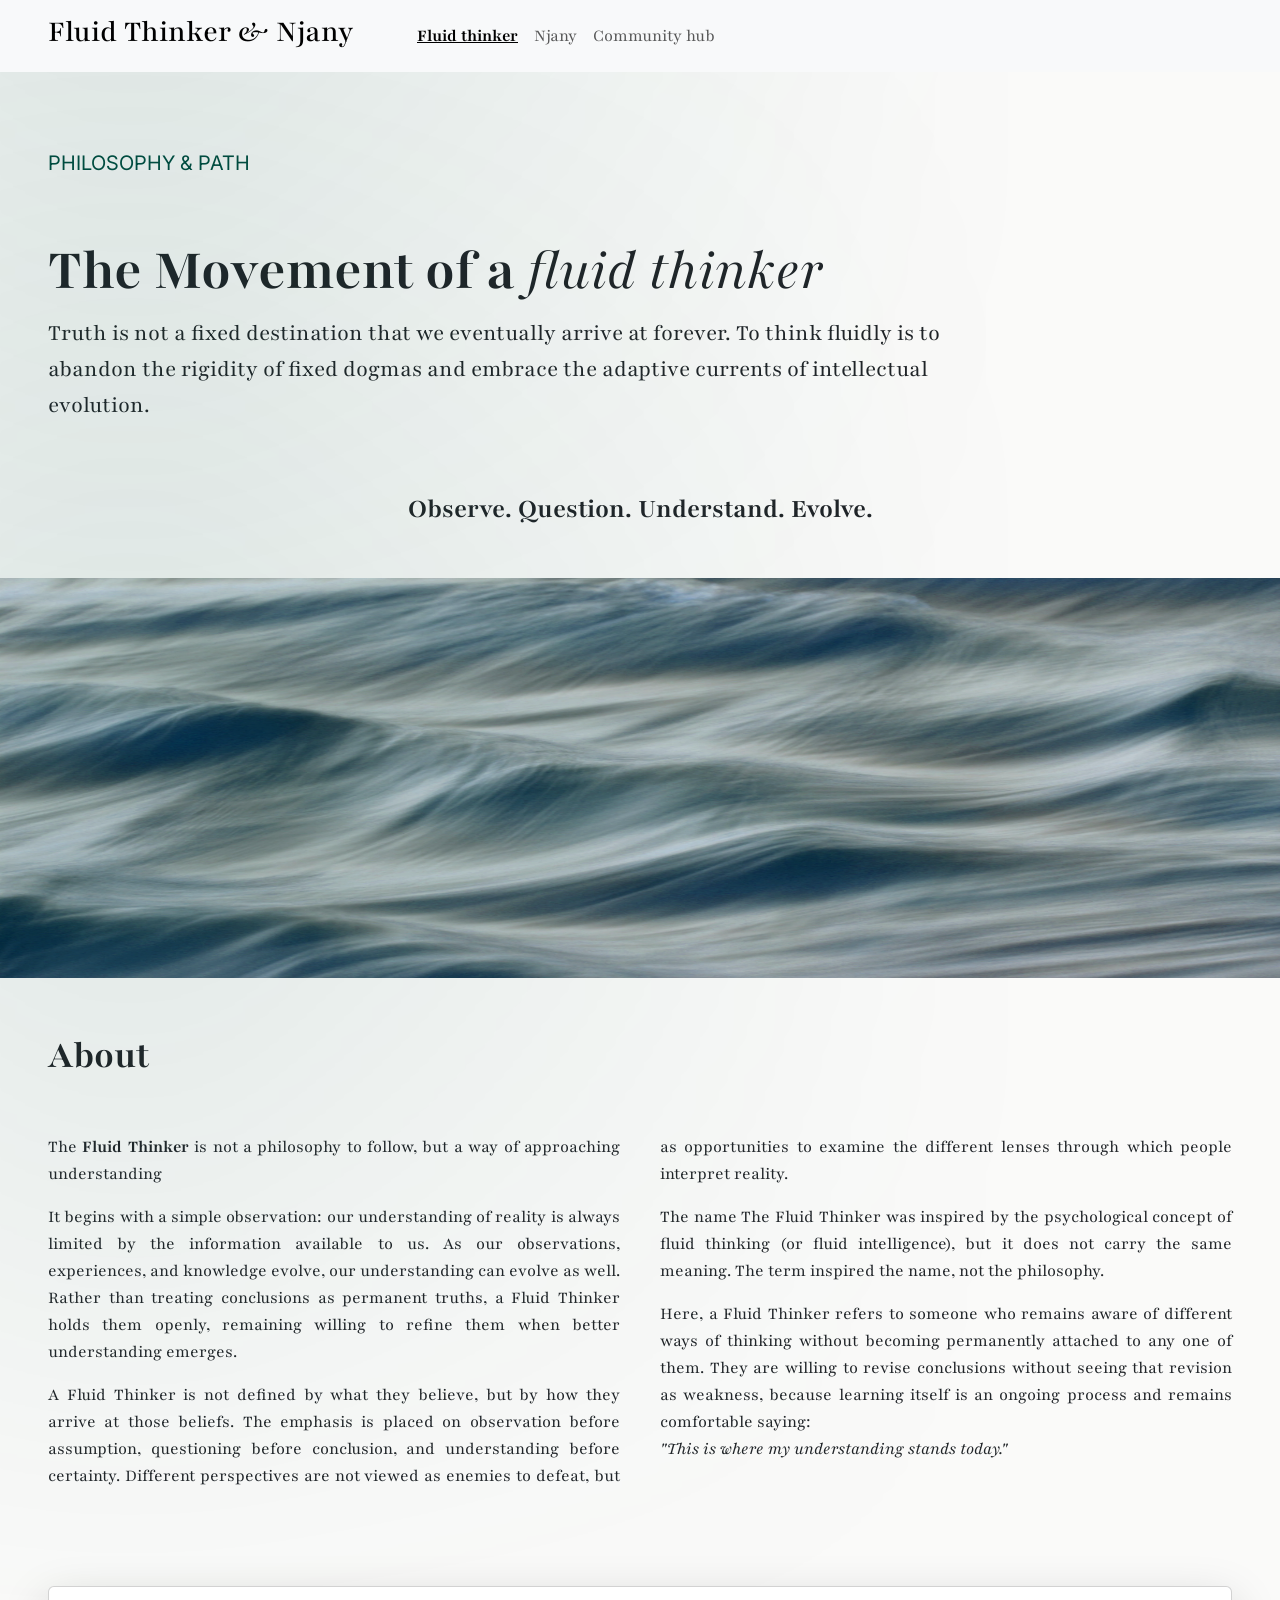
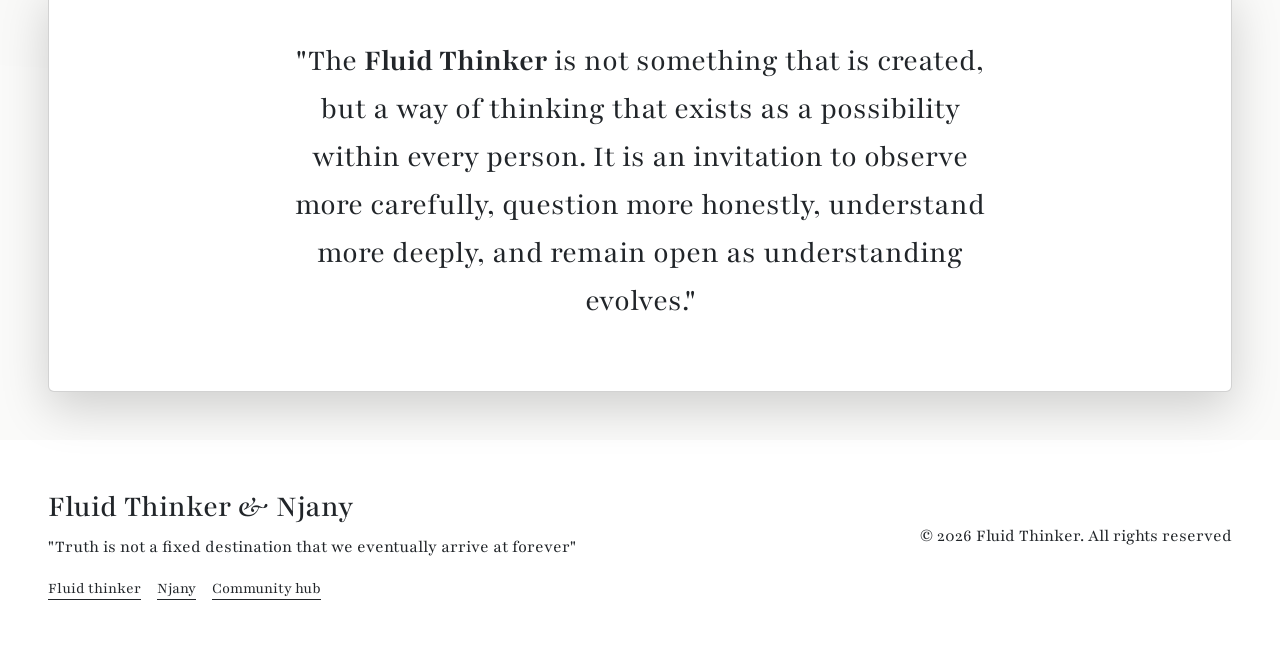
<file: index.html>
<!DOCTYPE html>
<html lang="en">
    <head>
        <meta charset="UTF-8">
        <meta name="viewport" content="width=device-width, initial-scale=1.0">
        <meta name="description" content="Official documentation for The Fluid Thinker—a philosophy of observation, questioning, understanding, and continuous refinement. Discover Njany and the project's guiding principles.">
        <meta name="keywords" content="Fluid Thinker, Njany, philosophy, observation, curiosity, understanding, critical thinking, documentation">
        <meta name="author" content="Fluid Thinker">
        <meta property="og:title" content="The Fluid Thinker | Official Documentation">
        <meta property="og:description" content="Explore the philosophy of The Fluid Thinker, learn about Njany, and discover the principles that guide this project.">
        <meta property="og:image" content="https://fluid-thinker.github.io/fluid-thinker-docs/public/og-img.jpg">
        <meta property="og:url" content="https://fluid-thinker.github.io/fluid-thinker-docs/">
        <meta property="og:type" content="website">
        <meta property="og:site_name" content="Fluid Thinker & Njany">
        <meta name="twitter:card" content="summary_large_image">
        <meta name="twitter:title" content="The Fluid Thinker | Official Documentation">
        <meta name="twitter:description" content="Explore the philosophy of The Fluid Thinker, learn about Njany, and discover the principles that guide this project.">
        <meta name="twitter:image" content="https://fluid-thinker.github.io/fluid-thinker-docs/public/njany3D.png">
        <link rel="shortcut icon" href="./public/favicon.png" type="image/x-icon">
        <link rel="canonical" href="https://fluid-thinker.github.io/fluid-thinker-docs/">
        <link rel="preconnect" href="https://fonts.googleapis.com">
        <link rel="preconnect" href="https://fonts.gstatic.com" crossorigin>
        <link href="https://fonts.googleapis.com/css2?family=Inter:ital,opsz,wght@0,14..32,100..900;1,14..32,100..900&family=Playfair:ital,opsz,wght@0,5..1200,300..900;1,5..1200,300..900&display=swap" rel="stylesheet">
        <title>The Fluid Thinker | Official Documentation</title>
        <link
            href="https://cdn.jsdelivr.net/npm/bootstrap@5.3.8/dist/css/bootstrap.min.css"
            rel="stylesheet"
            integrity="sha384-sRIl4kxILFvY47J16cr9ZwB07vP4J8+LH7qKQnuqkuIAvNWLzeN8tE5YBujZqJLB"
            crossorigin="anonymous"
        >
        <link rel="stylesheet" href="./style.css">
    </head>
    <body>
        <header>
            <nav class="navbar navbar-expand-lg bg-body-tertiary fixed-top d-flex align-items-center">
                <div class="container-fluid px-5">
                    <a class="navbar-brand" href="/fluid-thinker-docs/">
                        <h2>Fluid Thinker & Njany</h2>
                    </a>
                    <button
                        class="navbar-toggler"
                        type="button"
                        data-bs-toggle="collapse"
                        data-bs-target="#navbarNav"
                        aria-controls="navbarNav"
                        aria-expanded="false"
                        aria-label="Toggle navigation"
                    >
                        <span class="navbar-toggler-icon"></span>
                    </button>
                    <div class="collapse navbar-collapse" id="navbarNav">
                        <ul class="navbar-nav">
                            <li class="nav-item">
                                <a class="nav-link active" aria-current="page" href="/fluid-thinker-docs/">Fluid thinker</a>
                            </li>
                            <li class="nav-item">
                                <a class="nav-link" href="/fluid-thinker-docs/njany.html">Njany</a>
                            </li>
                            <li class="nav-item">
                                <a class="nav-link" href="/fluid-thinker-docs/community-hub.html">Community hub</a>
                            </li>
                        </ul>
                    </div>
                </div>
            </nav>
        </header>
        <main>
            <section class="p-5 d-flex flex-column position-relative">
                <div class="blur-effect"></div>
                <div class="sub-heading mb-5">philosophy & path</div>
                <div class="d-flex flex-column">
                    <div class="main-heading">
                        The Movement of a
                        <span style="font-weight: 300;">
                            <i>fluid thinker</i>
                        </span>
                    </div>
                    <p class="fs-4" style="max-width: 900px;">
                        Truth is not a fixed destination that we eventually arrive at forever. To think fluidly is to abandon the rigidity of fixed dogmas and embrace the adaptive currents of intellectual evolution.
                    </p>
                    <div class="fs-3 fw-bold mt-5 text-center">
                        Observe. Question. Understand. Evolve.
                    </div>
                </div>
            </section>
            <!--  -->
            <!--  -->
            <section>
                <img
                    src="./public/fluidy.webp"
                    style="width: 100%;"
                    height="400"
                    alt=""
                    srcset=""
                >
            </section>
            <!--  -->
            <!--  -->
            <section class="p-5 d-flex flex-column position-relative">
                <div class="blur-effect"></div>
                <div class="heading mb-5">About</div>
                <div id="about-text">
                    <p>
                        The
                        <b>Fluid Thinker</b>
                        is not a philosophy to follow, but a way of approaching understanding
                    </p>
                    <p>
                        It begins with a simple observation: our understanding of reality is always limited by the information available to us. As our observations, experiences, and knowledge evolve, our understanding can evolve as well. Rather than treating conclusions as permanent truths, a Fluid Thinker holds them openly, remaining willing to refine them when better understanding emerges.
                    </p>
                    <p>
                        A Fluid Thinker is not defined by what they believe, but by how they arrive at those beliefs. The emphasis is placed on observation before assumption, questioning before conclusion, and understanding before certainty. Different perspectives are not viewed as enemies to defeat, but as opportunities to examine the different lenses through which people interpret reality.
                    </p>
                    <p>
                        The name The Fluid Thinker was inspired by the psychological concept of fluid thinking (or fluid intelligence), but it does not carry the same meaning. The term inspired the name, not the philosophy.
                    </p>
                    <p>
                        Here, a Fluid Thinker refers to someone who remains aware of different ways of thinking without becoming permanently attached to any one of them. They are willing to revise conclusions without seeing that revision as weakness, because learning itself is an ongoing process and remains comfortable saying:
                        <br>
                        <span>
                            <i>"This is where my understanding stands today."</i>
                        </span>
                    </p>
                </div>
            </section>
            <!--  -->
            <!--  -->
            <section class="p-5">
                <div>
                    <div class="card d-flex align-items-center shadow-lg" style="padding: 50px;">
                        <p style="text-align: center; max-width: 700px;" class="fs-2">
                            "The <b>Fluid Thinker</b> is not something that is created, but a way of thinking that exists as a possibility within every person. It is an invitation to observe more carefully, question more honestly, understand more deeply, and remain open as understanding evolves."
                        </p>
                    </div>
                </div>
            </section>
            <!--  -->
            <!--  -->
        </main>
        <!--  -->
        <!--  -->
        <footer class="p-5">
            <div class="row d-flex align-items-center gap-5 gap-lg-0">
                <div class="col-lg-6 col-md-12 text-center text-lg-start">
                    <h2>Fluid Thinker & Njany</h2>
                    <p>"Truth is not a fixed destination that we eventually arrive at forever"</p>
                    <div class="d-flex gap-3 col-lg-6 col-md-12 justify-content-lg-start justify-content-md-center justify-content-sm-center">
                        <a class="link-offset-3 link-dark" aria-current="page" href="/fluid-thinker-docs/">Fluid thinker</a>
                        <a class="link-offset-3 link-dark" href="/fluid-thinker-docs/njany.html">Njany</a>
                        <a class="link-offset-3 link-dark" href="/fluid-thinker-docs/community-hub.html">Community hub</a>
                    </div>
                </div>
                <div class="d-flex gap-3 col-lg-6 col-md-12 justify-content-lg-end justify-content-md-center justify-content-sm-center">
                    <p>&copy; 2026 Fluid Thinker. All rights reserved</p>
                </div>
            </div>
        </footer>
        <!-- Bootstrap script -->
        <script src="https://cdn.jsdelivr.net/npm/bootstrap@5.3.8/dist/js/bootstrap.bundle.min.js" integrity="sha384-FKyoEForCGlyvwx9Hj09JcYn3nv7wiPVlz7YYwJrWVcXK/BmnVDxM+D2scQbITxI" crossorigin="anonymous"></script>
    </body>
</html>
</file>
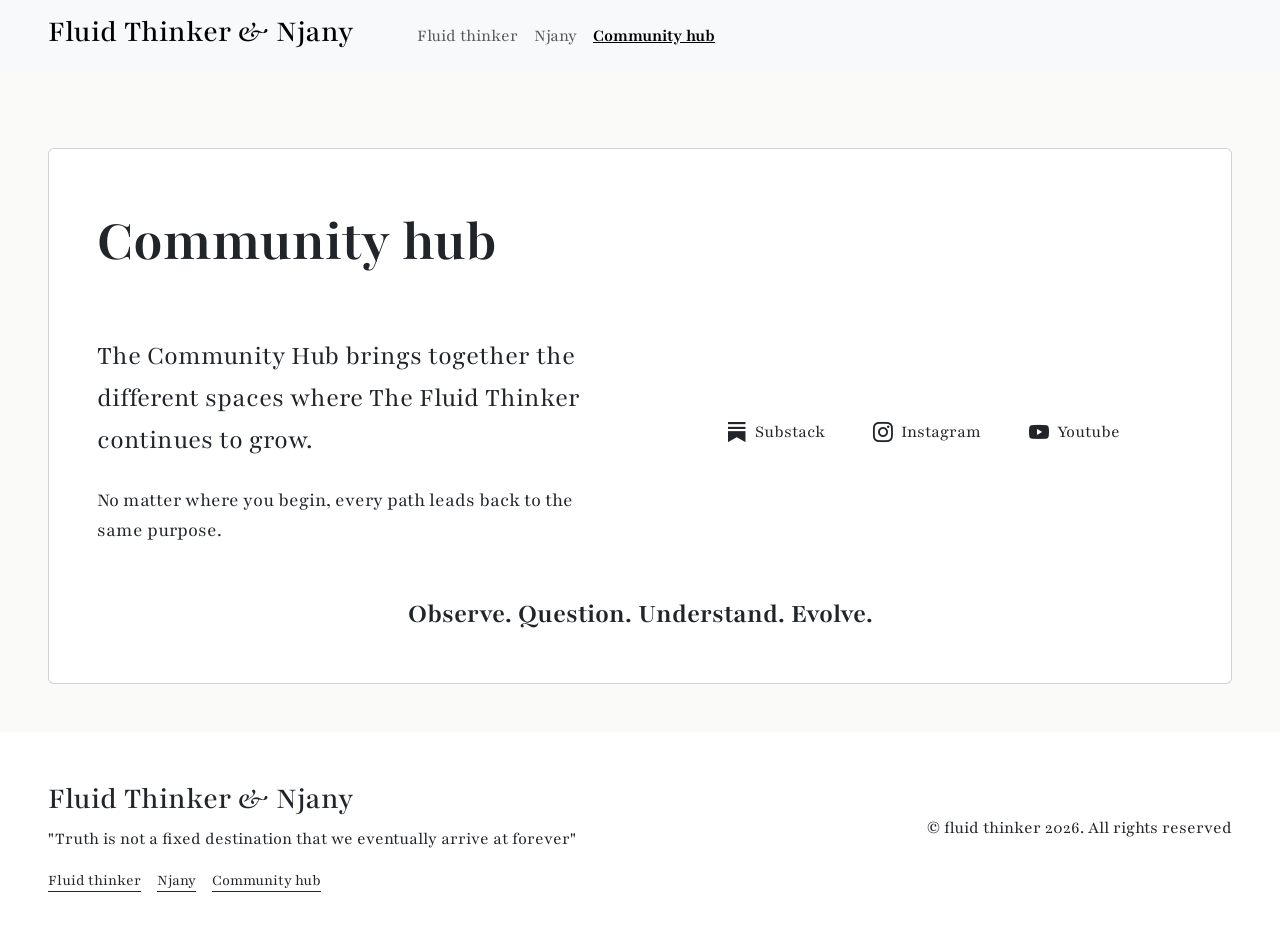
<file: community-hub.html>
<!DOCTYPE html>
<html lang="en">
    <head>
        <meta charset="UTF-8">
        <meta name="viewport" content="width=device-width, initial-scale=1.0">
        <meta name="description" content="Connect with The Fluid Thinker across Substack, Instagram, YouTube, and other official platforms.">
        <meta property="og:title" content="Community Hub | The Fluid Thinker">
        <meta property="og:description" content="Find all the official platforms of The Fluid Thinker in one place.">
        <meta property="og:image" content="https://fluid-thinker.github.io/fluid-thinker-docs/public/og-img.jpg">
        <meta property="og:url" content="https://fluid-thinker.github.io/fluid-thinker-docs/community-hub.html">
        <meta property="og:type" content="website">
        <meta property="og:site_name" content="Fluid Thinker & Njany">
        <meta name="twitter:card" content="summary_large_image">
        <meta name="twitter:title" content="Community Hub | The Fluid Thinker">
        <meta name="twitter:description" content="Find all the official platforms of The Fluid Thinker in one place.">
        <meta name="twitter:image" content="https://fluid-thinker.github.io/fluid-thinker-docs/public/njany3D.png">
        <link rel="njany icon" href="./public/favicon.png" type="image/x-icon">
        <link rel="canonical" href="https://fluid-thinker.github.io/fluid-thinker-docs/community-hub.html">
        <link rel="preconnect" href="https://fonts.googleapis.com">
        <link rel="preconnect" href="https://fonts.gstatic.com" crossorigin>
        <link href="https://fonts.googleapis.com/css2?family=Inter:ital,opsz,wght@0,14..32,100..900;1,14..32,100..900&family=Playfair:ital,opsz,wght@0,5..1200,300..900;1,5..1200,300..900&display=swap" rel="stylesheet">
        <title>Community Hub | The Fluid Thinker</title>
        <link
            href="https://cdn.jsdelivr.net/npm/bootstrap@5.3.8/dist/css/bootstrap.min.css"
            rel="stylesheet"
            integrity="sha384-sRIl4kxILFvY47J16cr9ZwB07vP4J8+LH7qKQnuqkuIAvNWLzeN8tE5YBujZqJLB"
            crossorigin="anonymous"
        >
        <link rel="stylesheet" href="./style.css">
        <link rel="stylesheet" href="https://cdn.jsdelivr.net/npm/bootstrap-icons@1.13.1/font/bootstrap-icons.min.css">
    </head>
    <body>
        <header>
            <nav class="navbar navbar-expand-lg bg-body-tertiary fixed-top d-flex align-items-center">
                <div class="container-fluid px-5">
                    <a class="navbar-brand" href="/fluid-thinker-docs/">
                        <h2>Fluid Thinker & Njany</h2>
                    </a>
                    <button
                        class="navbar-toggler"
                        type="button"
                        data-bs-toggle="collapse"
                        data-bs-target="#navbarNav"
                        aria-controls="navbarNav"
                        aria-expanded="false"
                        aria-label="Toggle navigation"
                    >
                        <span class="navbar-toggler-icon"></span>
                    </button>
                    <div class="collapse navbar-collapse" id="navbarNav">
                        <ul class="navbar-nav">
                            <li class="nav-item">
                                <a class="nav-link" aria-current="page" href="/fluid-thinker-docs/">Fluid thinker</a>
                            </li>
                            <li class="nav-item">
                                <a class="nav-link" href="/fluid-thinker-docs/njany.html">Njany</a>
                            </li>
                            <li class="nav-item">
                                <a class="nav-link active" href="/fluid-thinker-docs/community-hub.html">Community hub</a>
                            </li>
                        </ul>
                    </div>
                </div>
            </nav>
        </header>
        <!--  -->
        <!--  -->
        <main>
            <div class="p-5">
                <div class="card p-5">
                    <div class="main-heading">
                        Community hub
                    </div>
                    <div class="mt-5">
                        <div class="row g-5 align-items-center">
                            <div class="col-lg-6 col-md-12">
                                <div class="fs-3">
                                    The Community Hub brings together the different spaces where The Fluid Thinker continues to grow.
                                </div>
                                <div class="fs-5 mt-4">
                                    No matter where you begin, every path leads back to the same purpose.
                                </div>
                            </div>
                            <div class="col-lg-6 col-md-12">
                                <div class="d-flex flex-lg-row gap-3 gap-lg-5 flex-column justify-content-center">
                                    <a class="link-underline link-offset-3 link-underline-opacity-0 link-dark link-underline-opacity-100-hover fs-5 d-flex gap-2" href="https://fluid-thinker.substack.com/" target="_blank">
                                        <i class="bi bi-substack"></i>
                                        <p>Substack</p>
                                    </a>
                                    <a class="link-underline link-offset-3 link-underline-opacity-0 link-dark link-underline-opacity-100-hover fs-5 d-flex gap-2" href="https://www.instagram.com/fluidthinker" target="_blank">
                                        <i class="bi bi-instagram"></i>
                                        <p>Instagram</p>
                                    </a>
                                    <a class="link-underline link-offset-3 link-underline-opacity-0 link-dark link-underline-opacity-100-hover fs-5 d-flex gap-2" href="https://www.youtube.com/@fluid-thinker" target="_blank">
                                        <i class="bi bi-youtube"></i>
                                        <p>Youtube</p>
                                    </a>
                                </div>
                            </div>
                        </div>
                        <div class="fs-3 fw-bold mt-5 text-center">
                            Observe. Question. Understand. Evolve.
                        </div>
                    </div>
                </div>
            </div>
        </main>
        <!--  -->
        <!--  -->
        <footer class="p-5">
            <div class="row d-flex align-items-center gap-5 gap-lg-0">
                <div class="col-lg-6 col-md-12 text-center text-lg-start">
                    <h2>Fluid Thinker & Njany</h2>
                    <p>"Truth is not a fixed destination that we eventually arrive at forever"</p>
                    <div class="d-flex gap-3 col-lg-6 col-md-12 justify-content-lg-start justify-content-md-center justify-content-sm-center">
                        <a class="link-offset-3 link-dark" aria-current="page" href="/fluid-thinker-docs/">Fluid thinker</a>
                        <a class="link-offset-3 link-dark" href="/fluid-thinker-docs/njany.html">Njany</a>
                        <a class="link-offset-3 link-dark" href="/fluid-thinker-docs/community-hub.html">Community hub</a>
                    </div>
                </div>
                <div class="d-flex gap-3 col-lg-6 col-md-12 justify-content-lg-end justify-content-md-center justify-content-sm-center">
                    <p>&copy; fluid thinker 2026. All rights reserved</p>
                </div>
            </div>
        </footer>
        <!-- Bootstrap script -->
        <script src="https://cdn.jsdelivr.net/npm/bootstrap@5.3.8/dist/js/bootstrap.bundle.min.js" integrity="sha384-FKyoEForCGlyvwx9Hj09JcYn3nv7wiPVlz7YYwJrWVcXK/BmnVDxM+D2scQbITxI" crossorigin="anonymous"></script>
    </body>
</html>
</file>
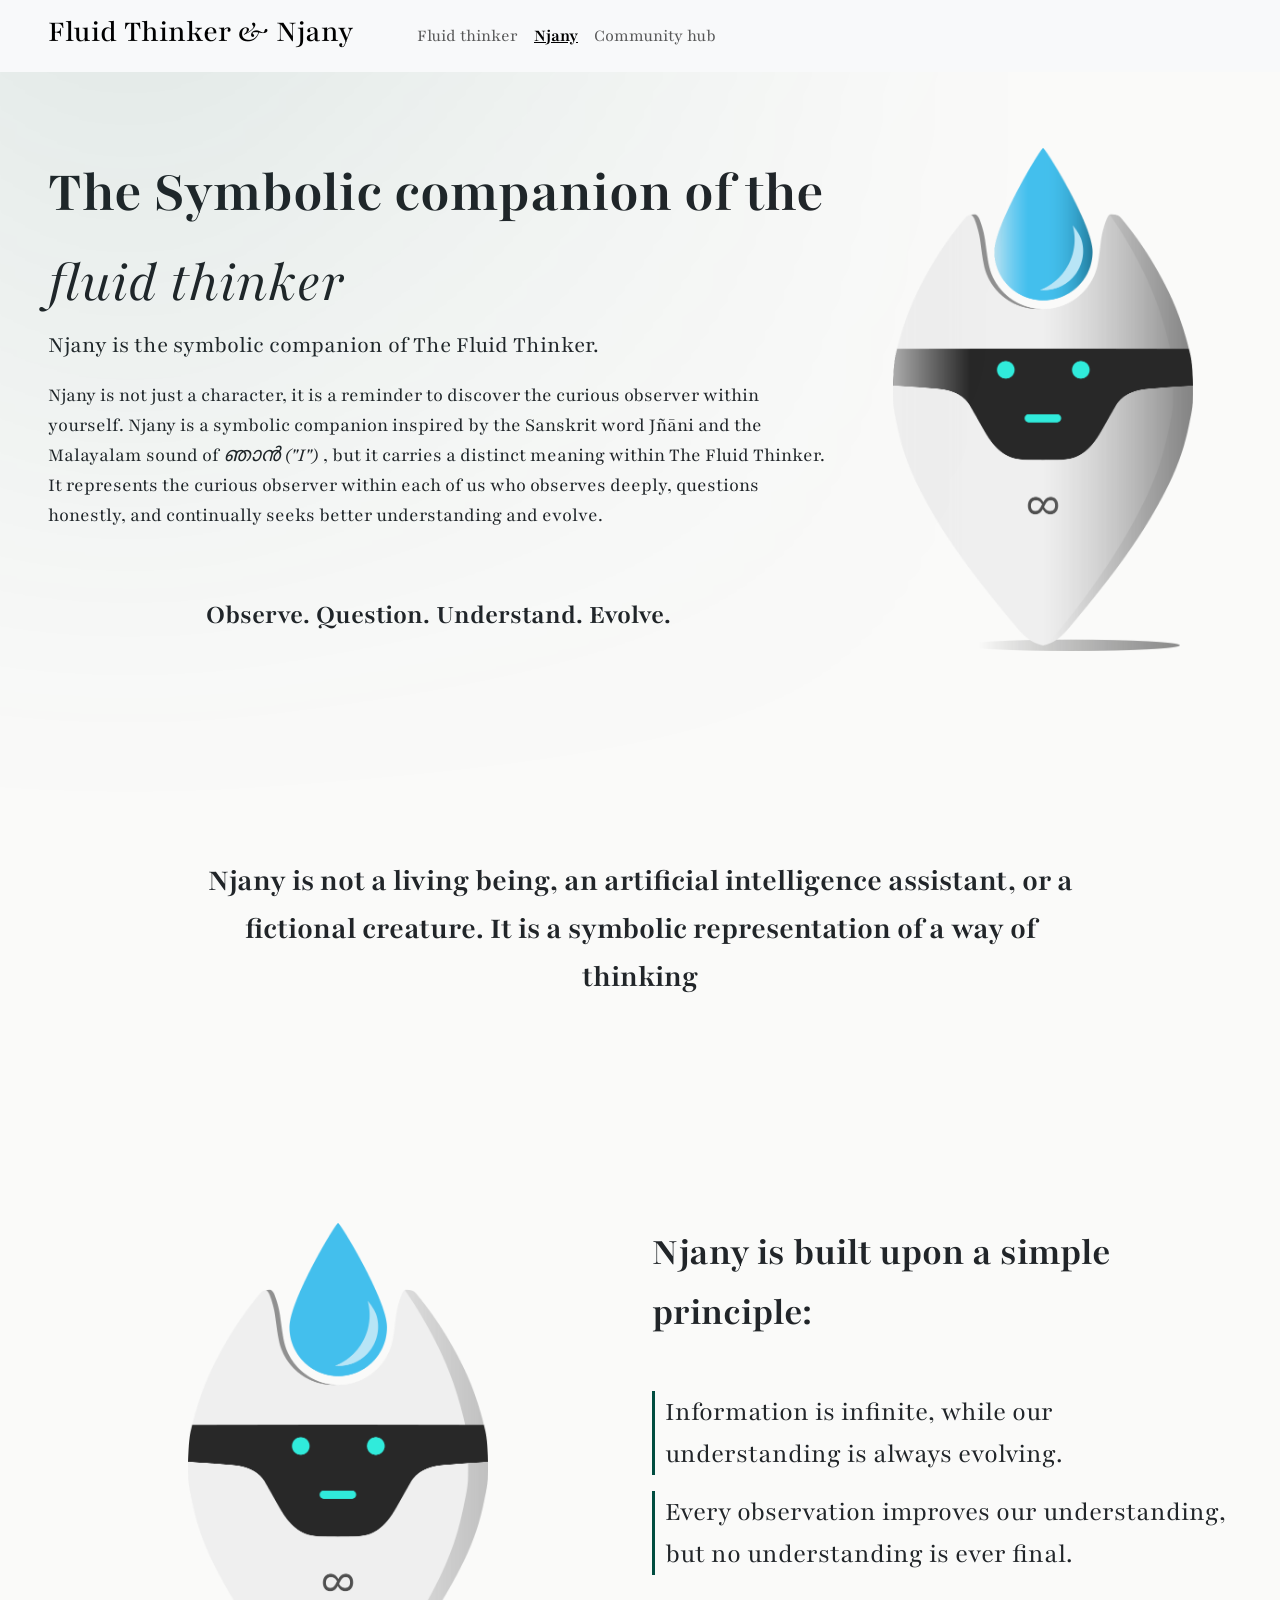
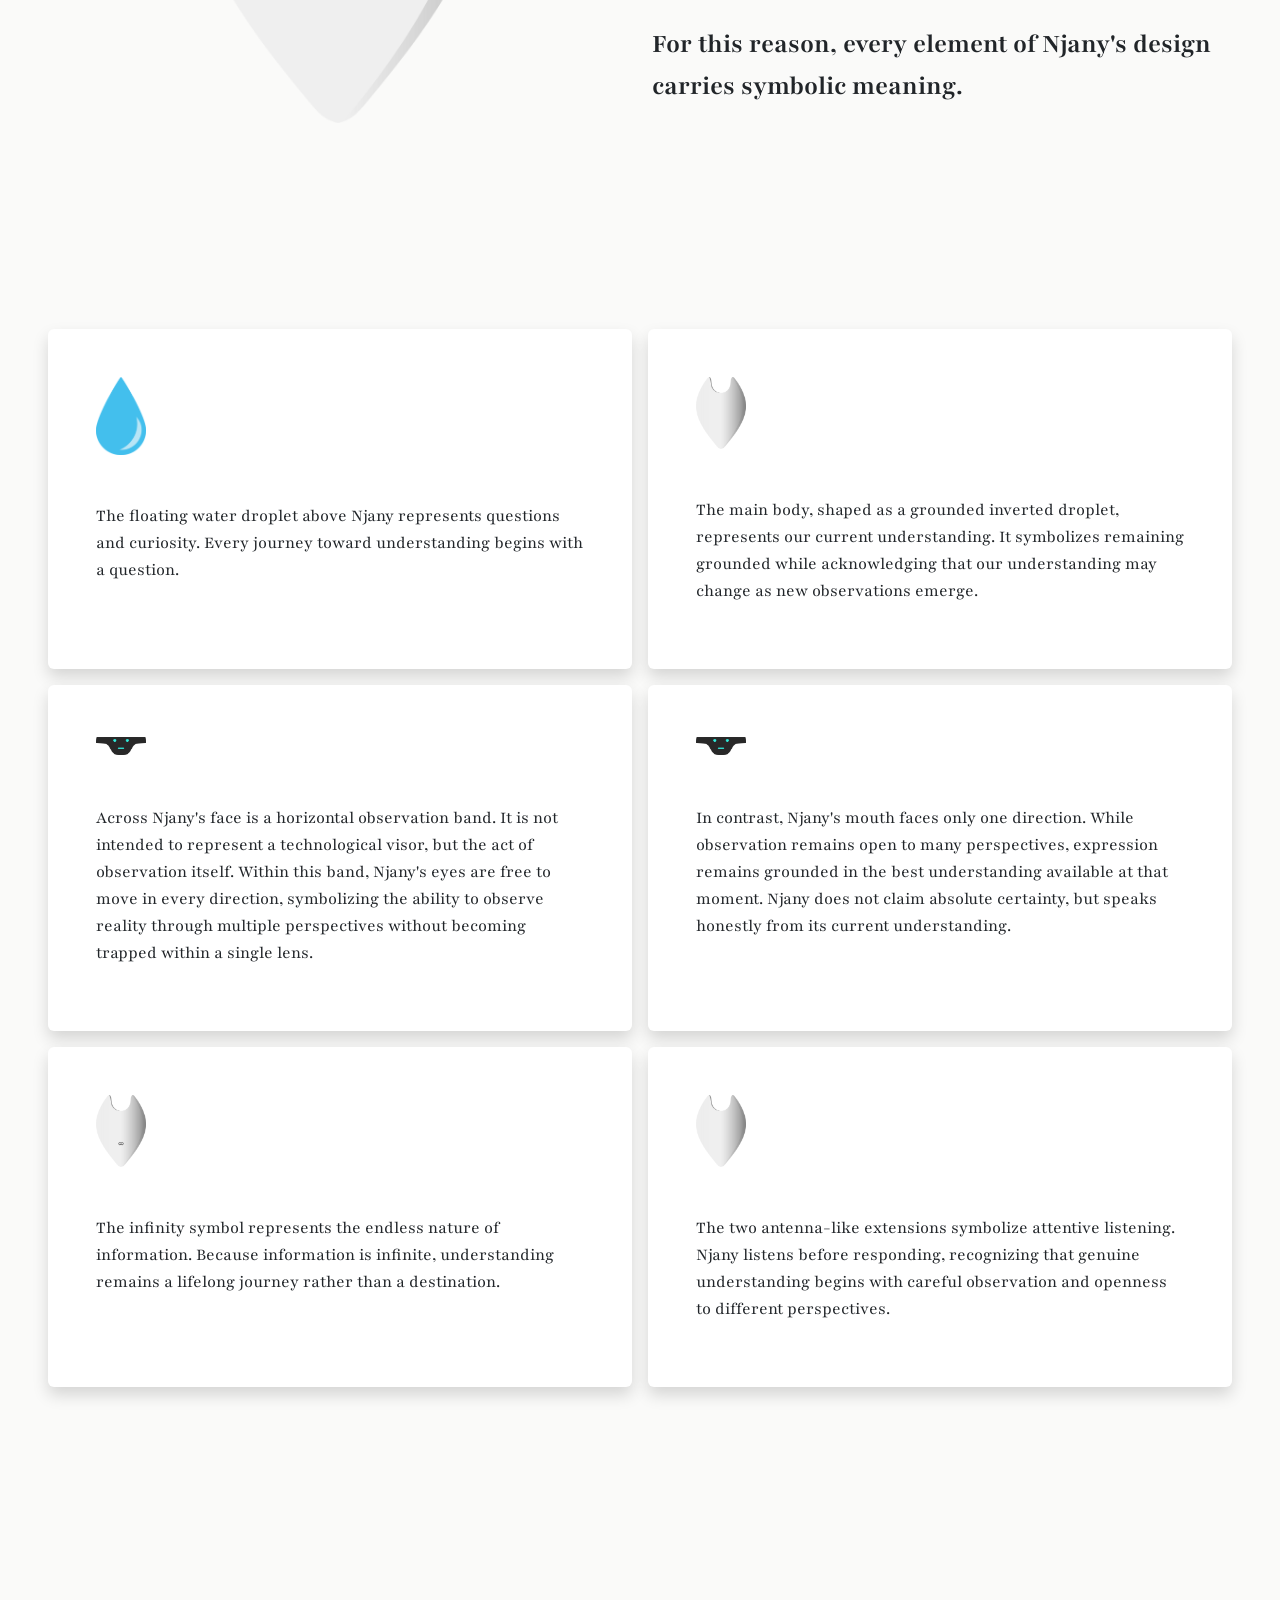
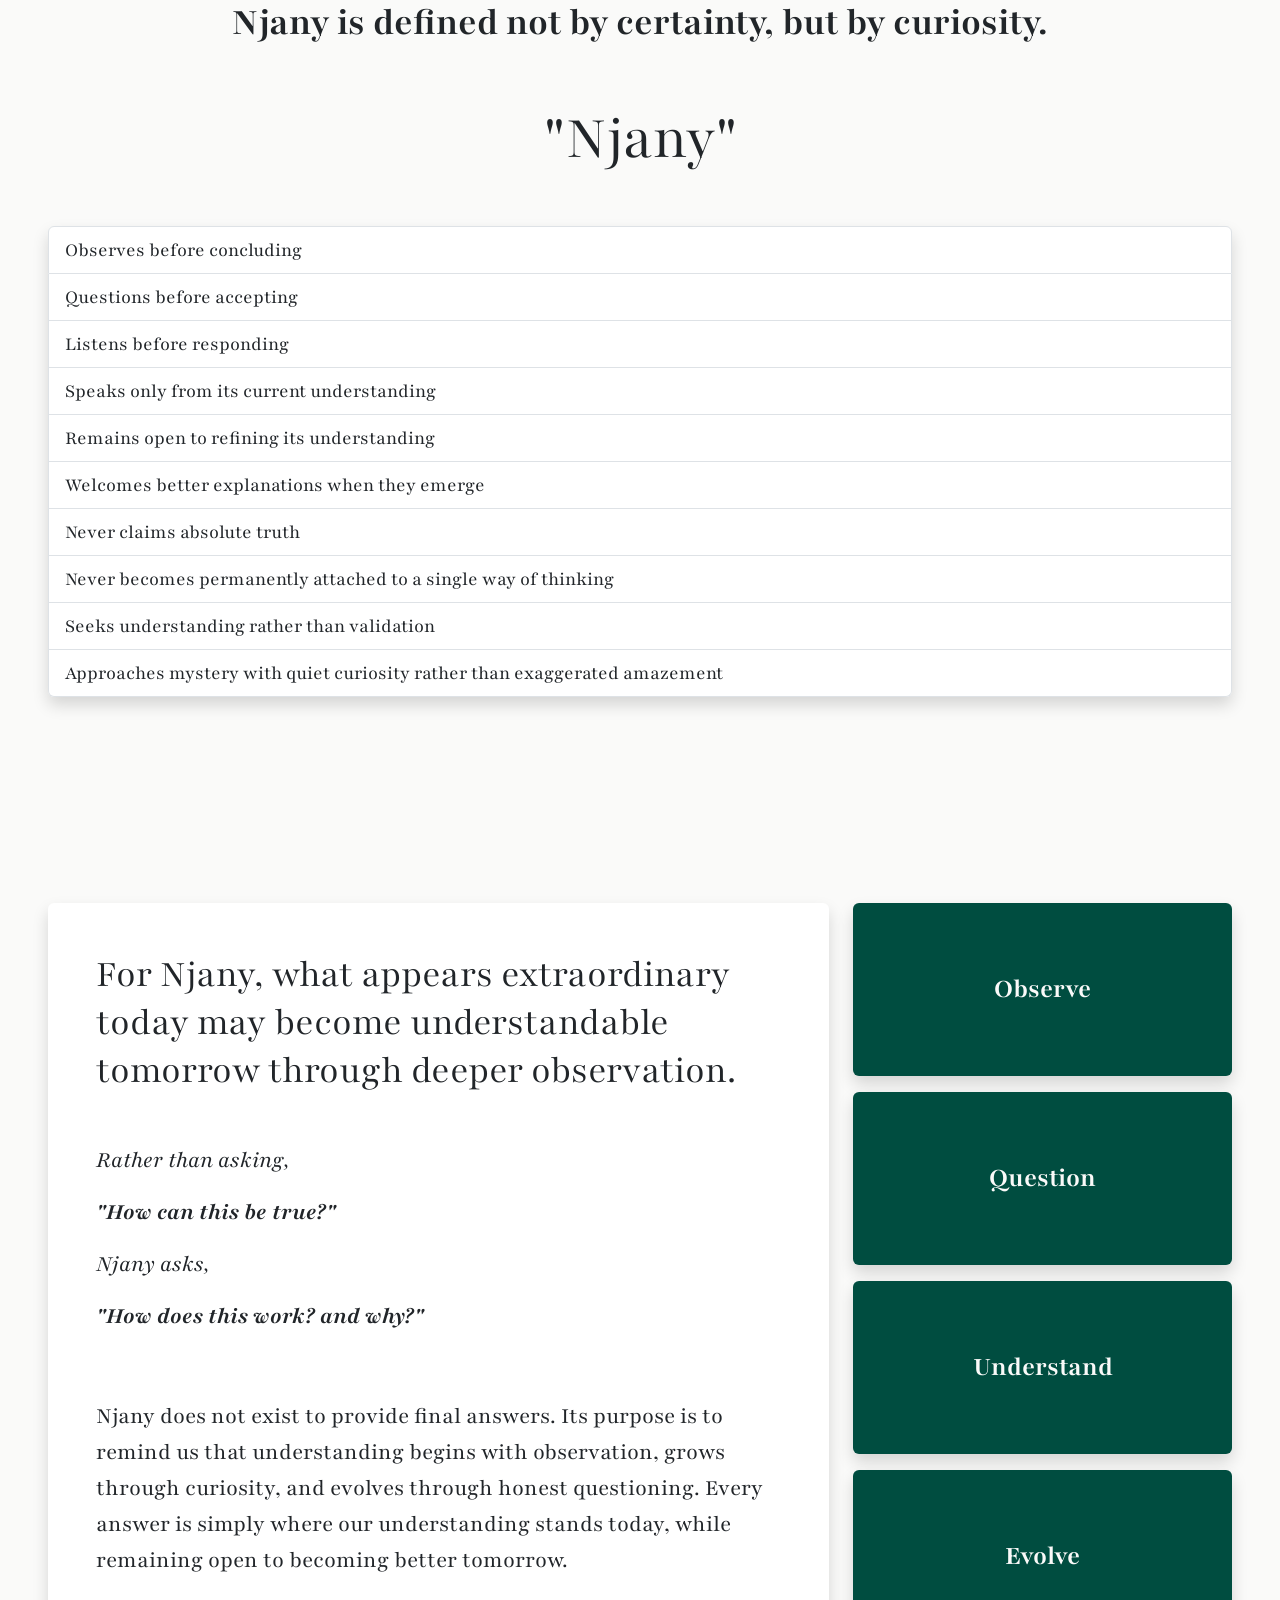
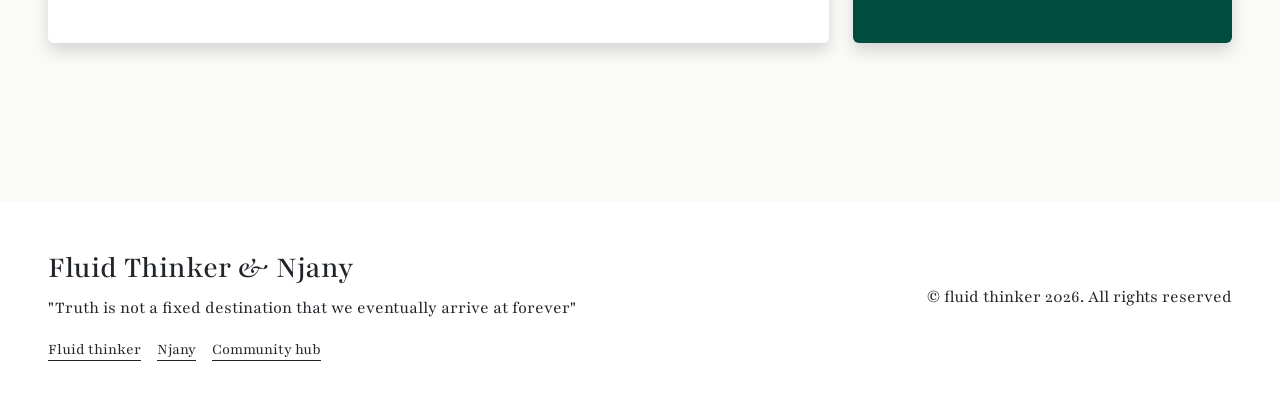
<file: njany.html>
<!DOCTYPE html>
<html lang="en">
    <head>
        <meta charset="UTF-8">
        <meta name="viewport" content="width=device-width, initial-scale=1.0">
        <meta name="description" content="Njany is the symbolic companion of The Fluid Thinker, representing curiosity, observation, understanding, and continuous refinement.">
        <meta name="keywords" content="Fluid Thinker, Njany, philosophy, observation, curiosity, understanding, critical thinking, documentation">
        <meta name="author" content="Fluid Thinker">
        <meta property="og:title" content="Njany | Official Documentation">
        <meta property="og:description" content="Njany is the symbolic companion of The Fluid Thinker.">
        <meta property="og:image" content="https://fluid-thinker.github.io/fluid-thinker-docs/public/og-img.jpg">
        <meta property="og:url" content="https://fluid-thinker.github.io/fluid-thinker-docs/njany.html">
        <meta property="og:type" content="website">
        <meta property="og:site_name" content="Fluid Thinker & Njany">
        <meta name="twitter:card" content="summary_large_image">
        <meta name="twitter:title" content="Njany | Official Documentation">
        <meta name="twitter:description" content="Njany is the symbolic companion of The Fluid Thinker, representing curiosity, observation, understanding, and continuous refinement.">
        <meta name="twitter:image" content="https://fluid-thinker.github.io/fluid-thinker-docs/public/njany3D.png">
        <link rel="njany icon" href="./public/favicon.png" type="image/x-icon">
        <link rel="canonical" href="https://fluid-thinker.github.io/fluid-thinker-docs/njany.html">
        <link rel="preconnect" href="https://fonts.googleapis.com">
        <link rel="preconnect" href="https://fonts.gstatic.com" crossorigin>
        <link href="https://fonts.googleapis.com/css2?family=Inter:ital,opsz,wght@0,14..32,100..900;1,14..32,100..900&family=Playfair:ital,opsz,wght@0,5..1200,300..900;1,5..1200,300..900&display=swap" rel="stylesheet">
        <title>Njany | Official Documentation</title>
        <link
            href="https://cdn.jsdelivr.net/npm/bootstrap@5.3.8/dist/css/bootstrap.min.css"
            rel="stylesheet"
            integrity="sha384-sRIl4kxILFvY47J16cr9ZwB07vP4J8+LH7qKQnuqkuIAvNWLzeN8tE5YBujZqJLB"
            crossorigin="anonymous"
        >
        <link rel="stylesheet" href="./style.css">
    </head>
    <body>
        <header>
            <nav class="navbar navbar-expand-lg bg-body-tertiary fixed-top d-flex align-items-center">
                <div class="container-fluid px-5">
                    <a class="navbar-brand" href="/fluid-thinker-docs/">
                        <h2>Fluid Thinker & Njany</h2>
                    </a>
                    <button
                        class="navbar-toggler"
                        type="button"
                        data-bs-toggle="collapse"
                        data-bs-target="#navbarNav"
                        aria-controls="navbarNav"
                        aria-expanded="false"
                        aria-label="Toggle navigation"
                    >
                        <span class="navbar-toggler-icon"></span>
                    </button>
                    <div class="collapse navbar-collapse" id="navbarNav">
                        <ul class="navbar-nav">
                            <li class="nav-item">
                                <a class="nav-link" aria-current="page" href="/fluid-thinker-docs/">Fluid thinker</a>
                            </li>
                            <li class="nav-item">
                                <a class="nav-link active" href="/fluid-thinker-docs/njany.html">Njany</a>
                            </li>
                            <li class="nav-item">
                                <a class="nav-link" href="/fluid-thinker-docs/community-hub.html">Community hub</a>
                            </li>
                        </ul>
                    </div>
                </div>
            </nav>
        </header>
        <main>
            <section class="p-5 d-flex flex-column position-relative">
                <div class="blur-effect"></div>
                <div class="row gap-5 gap-lg-0">
                    <div class="col-md-12 col-lg-8">
                        <div class="d-flex flex-column">
                            <div class="main-heading">
                                The Symbolic companion of the
                                <span style="font-weight: 300;">
                                    <i>fluid thinker</i>
                                </span>
                            </div>
                            <p class="fs-4" style="max-width: 900px;">
                                Njany is the symbolic companion of The Fluid Thinker.
                            </p>
                            <p class="fs-5" style="max-width: 900px;">
                                Njany is not just a character, it is a reminder to discover the curious observer within yourself. Njany is a symbolic companion inspired by the Sanskrit word Jñāni and the Malayalam sound of
                                <i>ഞാൻ ("I")</i>
                                , but it carries a distinct meaning within The Fluid Thinker. It represents the curious observer within each of us who observes deeply, questions honestly, and continually seeks better understanding and evolve.
                            </p>
                            <div class="fs-3 fw-bold mt-5 text-center">
                                Observe. Question. Understand. Evolve.
                            </div>
                        </div>
                    </div>
                    <div class="col-md-12 col-lg-4 d-flex justify-content-center">
                        <img
                            class="njany"
                            src="./public/njany3D.png"
                            width="300"
                            alt=""
                            srcset=""
                        >
                    </div>
                </div>
            </section>
            <!--  -->
            <!--  -->
            <section class="custom-section">
                <div class="p-5 d-flex justify-content-center">
                    <p class="fs-2" style="max-width: 900px; text-align: center;">
                        <b>Njany is not a living being, an artificial intelligence assistant, or a fictional creature. It is a symbolic representation of a way of thinking</b>
                    </p>
                </div>
            </section>
            <!--  -->
            <!--  -->
            <section>
                <div class="p-5">
                    <div class="row">
                        <div class="col-md-12 col-lg-6 d-flex justify-content-center">
                            <img
                                class="njany"
                                src="./public/njany.png"
                                width="300"
                                alt=""
                                srcset=""
                            >
                        </div>
                        <div class="d-flex flex-column col-md-12 col-lg-6 justify-content-center">
                            <div class="heading mb-5">Njany is built upon a simple principle:</div>
                            <div>
                                <p class="fs-3" style="border-left: 3px solid var(--primary_color); padding-left: 10px;">Information is infinite, while our understanding is always evolving.</p>
                                <p class="fs-3" style="border-left: 3px solid var(--primary_color); padding-left: 10px;">Every observation improves our understanding, but no understanding is ever final.</p>
                                <p class="fs-3 mt-5">
                                    <b>For this reason, every element of Njany's design carries symbolic meaning.</b>
                                </p>
                            </div>
                        </div>
                    </div>
                </div>
            </section>
            <!--  -->
            <!--  -->
            <section class="custom-section">
                <div class="p-5">
                    <div class="row row-cols-1 row-cols-md-2 g-3 align-items-stretch">
                        <!-- top drop -->
                        <div class="col">
                            <div class="p-5 card border-0 shadow h-100">
                                <div>
                                    <img
                                        src="./assets/njany_parts/topdrop.png"
                                        width="50"
                                        alt=""
                                        srcset=""
                                    >
                                </div>
                                <div class="mt-5">
                                    <p>The floating water droplet above Njany represents questions and curiosity. Every journey toward understanding begins with a question.</p>
                                </div>
                            </div>
                        </div>
                        <!-- bottom drop -->
                        <div class="col">
                            <div class="p-5 card border-0 shadow h-100">
                                <div>
                                    <img
                                        src="./assets/njany_parts/bottominverteddrop.png"
                                        width="50"
                                        alt=""
                                        srcset=""
                                    >
                                </div>
                                <div class="mt-5">
                                    <p>The main body, shaped as a grounded inverted droplet, represents our current understanding. It symbolizes remaining grounded while acknowledging that our understanding may change as new observations emerge.</p>
                                </div>
                            </div>
                        </div>
                        <!-- face -->
                        <div class="col">
                            <div class="p-5 card border-0 shadow h-100">
                                <div>
                                    <img
                                        src="./assets/njany_parts/face.png"
                                        width="50"
                                        alt=""
                                        srcset=""
                                    >
                                </div>
                                <div class="mt-5">
                                    <p>Across Njany's face is a horizontal observation band. It is not intended to represent a technological visor, but the act of observation itself. Within this band, Njany's eyes are free to move in every direction, symbolizing the ability to observe reality through multiple perspectives without becoming trapped within a single lens.</p>
                                </div>
                            </div>
                        </div>
                        <!-- mouth -->
                        <div class="col">
                            <div class="p-5 card border-0 shadow h-100">
                                <div>
                                    <img
                                        src="./assets/njany_parts/face.png"
                                        width="50"
                                        alt=""
                                        srcset=""
                                    >
                                </div>
                                <div class="mt-5">
                                    <p>In contrast, Njany's mouth faces only one direction. While observation remains open to many perspectives, expression remains grounded in the best understanding available at that moment. Njany does not claim absolute certainty, but speaks honestly from its current understanding.</p>
                                </div>
                            </div>
                        </div>
                        <!-- infinity -->
                        <div class="col">
                            <div class="p-5 card border-0 shadow h-100">
                                <div>
                                    <img
                                        src="./assets/njany_parts/infinity.png"
                                        width="50"
                                        alt=""
                                        srcset=""
                                    >
                                </div>
                                <div class="mt-5">
                                    <p>The infinity symbol represents the endless nature of information. Because information is infinite, understanding remains a lifelong journey rather than a destination.</p>
                                </div>
                            </div>
                        </div>
                        <!-- antenna -->
                        <div class="col">
                            <div class="p-5 card border-0 shadow h-100">
                                <div>
                                    <img
                                        src="./assets/njany_parts/bottominverteddrop.png"
                                        width="50"
                                        alt=""
                                        srcset=""
                                    >
                                </div>
                                <div class="mt-5">
                                    <p>The two antenna-like extensions symbolize attentive listening. Njany listens before responding, recognizing that genuine understanding begins with careful observation and openness to different perspectives.</p>
                                </div>
                            </div>
                        </div>
                    </div>
                </div>
            </section>
            <!--  -->
            <!--  -->
            <section>
                <div class="p-5">
                    <div>
                        <p style="text-align: center;" class="heading">Njany is defined not by certainty, but by curiosity.</p>
                    </div>
                    <div class="mt-5 mb-5">
                        <p style="text-align: center;" class="display-3">"Njany"</p>
                    </div>
                    <div class="w-100">
                        <ul class="list-group w-100 mx-auto fs-5 shadow">
                            <li class="list-group-item">Observes before concluding</li>
                            <li class="list-group-item">Questions before accepting</li>
                            <li class="list-group-item">Listens before responding</li>
                            <li class="list-group-item">Speaks only from its current understanding</li>
                            <li class="list-group-item">Remains open to refining its understanding</li>
                            <li class="list-group-item">Welcomes better explanations when they emerge</li>
                            <li class="list-group-item">Never claims absolute truth</li>
                            <li class="list-group-item">Never becomes permanently attached to a single way of thinking</li>
                            <li class="list-group-item">Seeks understanding rather than validation</li>
                            <li class="list-group-item">Approaches mystery with quiet curiosity rather than exaggerated amazement</li>
                        </ul>
                    </div>
                </div>
            </section>
            <!--  -->
            <!--  -->
            <section class="custom-section">
                <div class="p-5">
                    <div class="row g-4 align-items-stretch">
                        <div class="col-lg-8">
                            <div class="card p-5 border-0 shadow">
                                <div class="display-6">For Njany, what appears extraordinary today may become understandable tomorrow through deeper observation.</div>
                                <div class="mt-5 mb-5">
                                    <p class="fs-4">
                                        <i>Rather than asking,</i>
                                    </p>
                                    <p class="fs-4">
                                        <i>
                                            <b>"How can this be true?"</b>
                                        </i>
                                    </p>
                                    <p class="fs-4">
                                        <i>Njany asks,</i>
                                    </p>
                                    <p class="fs-4">
                                        <i>
                                            <b>"How does this work? and why?"</b>
                                        </i>
                                    </p>
                                </div>
                                <div>
                                    <p class="fs-4">
                                        Njany does not exist to provide final answers. Its purpose is to remind us that understanding begins with observation, grows through curiosity, and evolves through honest questioning. Every answer is simply where our understanding stands today, while remaining open to becoming better tomorrow.
                                    </p>
                                </div>
                            </div>
                        </div>
                        <div class="col-lg-4">
                            <div class="d-flex flex-column h-100 gap-3">
                                <div class="custom-card prime card flex-grow-1 border-0 shadow align-items-center justify-content-center fs-3 fw-bold">
                                    Observe
                                </div>
                                <div class="custom-card prime card flex-grow-1 border-0 shadow align-items-center justify-content-center fs-3 fw-bold">
                                    Question
                                </div>
                                <div class="custom-card prime card flex-grow-1 border-0 shadow align-items-center justify-content-center fs-3 fw-bold">
                                    Understand
                                </div>
                                <div class="custom-card prime card flex-grow-1 border-0 shadow align-items-center justify-content-center fs-3 fw-bold">
                                    Evolve
                                </div>
                            </div>
                        </div>
                    </div>
                </div>
            </section>
        </main>
        <!--  -->
        <!--  -->
        <footer class="p-5">
            <div class="row d-flex align-items-center gap-5 gap-lg-0">
                <div class="col-lg-6 col-md-12 text-center text-lg-start">
                    <h2>Fluid Thinker & Njany</h2>
                    <p>"Truth is not a fixed destination that we eventually arrive at forever"</p>
                    <div class="d-flex gap-3 col-lg-6 col-md-12 justify-content-lg-start justify-content-md-center justify-content-sm-center">
                        <a class="link-offset-3 link-dark" aria-current="page" href="/fluid-thinker-docs/">Fluid thinker</a>
                        <a class="link-offset-3 link-dark" href="/fluid-thinker-docs/njany.html">Njany</a>
                        <a class="link-offset-3 link-dark" href="/fluid-thinker-docs/community-hub.html">Community hub</a>
                    </div>
                </div>
                <div class="d-flex gap-3 col-lg-6 col-md-12 justify-content-lg-end justify-content-md-center justify-content-sm-center">
                    <p>&copy; fluid thinker 2026. All rights reserved</p>
                </div>
            </div>
        </footer>
        <!-- Bootstrap script -->
        <script src="https://cdn.jsdelivr.net/npm/bootstrap@5.3.8/dist/js/bootstrap.bundle.min.js" integrity="sha384-FKyoEForCGlyvwx9Hj09JcYn3nv7wiPVlz7YYwJrWVcXK/BmnVDxM+D2scQbITxI" crossorigin="anonymous"></script>
    </body>
</html>
</file>
<file: style.css>
:root {
    --primary_color: #004D40;
    --secondary_color: #80CBC4;
    --teritary_color: #FFB300;
    --neutral_color: #FAFAF9;
    --text_color: #000;
    --padding-inline-web: 100px;
    --padding-inline-mobile: 30px;
}

html {
    margin: 0;
    padding: 0;
}

body {
    font-family: "Playfair", serif;
}

header {
    background-color: var(--neutral_color);
    padding-inline: var(--padding-inline-web);
}

main {
    padding-top: 100px;
    background-color: var(--neutral_color);
    display: flex;
    flex-direction: column;
}

.sub-heading {
    font-family: "Inter", sans-serif;
    font-size: 20px;
    text-transform: uppercase;
    color: var(--primary_color);
}

.main-heading {
    font-size: 60px;
    font-weight: bold;
}

.heading {
    font-size: 40px;
    font-weight: bold;
}

p {
    font-size: 18px;
}

.custom-card.prime {
    background-color: var(--primary_color);
    color: var(--neutral_color);
}

.blur-effect {
    width: 300px;
    height: 300px;
    background-color: var(--primary_color);
    position: absolute;
    border-radius: 100px;
    z-index: 0;
    filter: blur(300px);
    left: -20px;
    top: -350px;
}

.navbar-nav {
    padding-left: 40px;
}

.navbar-nav .nav-item {
    font-size: 18px;
}

.nav-link.active {
    font-weight: bold;
    text-decoration: underline;
}

.justify-text {
    text-align: justify;
    text-justify: inter-word;
}

.text18 {
    font-size: 20px;
}

.custom-section {
    padding-top: 110px;
    padding-bottom: 110px;
}

.custom-back {
    background-color: var(--primary_color);
    width: 300px;
    height: 300px;
    display: flex;
    align-items: center;
    justify-content: center;
    border-radius: 100px;
    color: var(--neutral_color);
    font-size: 28px;
}

#about-text {
    -webkit-columns: 300px 2;
    -moz-columns: 300px 2;
    columns: 300px 2;
    -webkit-column-gap: 40px;
    -moz-column-gap: 40px;
    column-gap: 40px;
    text-align: justify;
    text-justify: inter-word;
}

#about-text p {
    font-size: 18px;
}

@media (max-width: 998px) {
    header {
        padding-inline: var(--padding-inline-mobile);
    }

    .navbar-nav {
        padding-left: 0px;
    }

    main {
        padding-top: 70px;
    }

    .custom-card.prime{
        height: 250px;
    }
}
</file>
